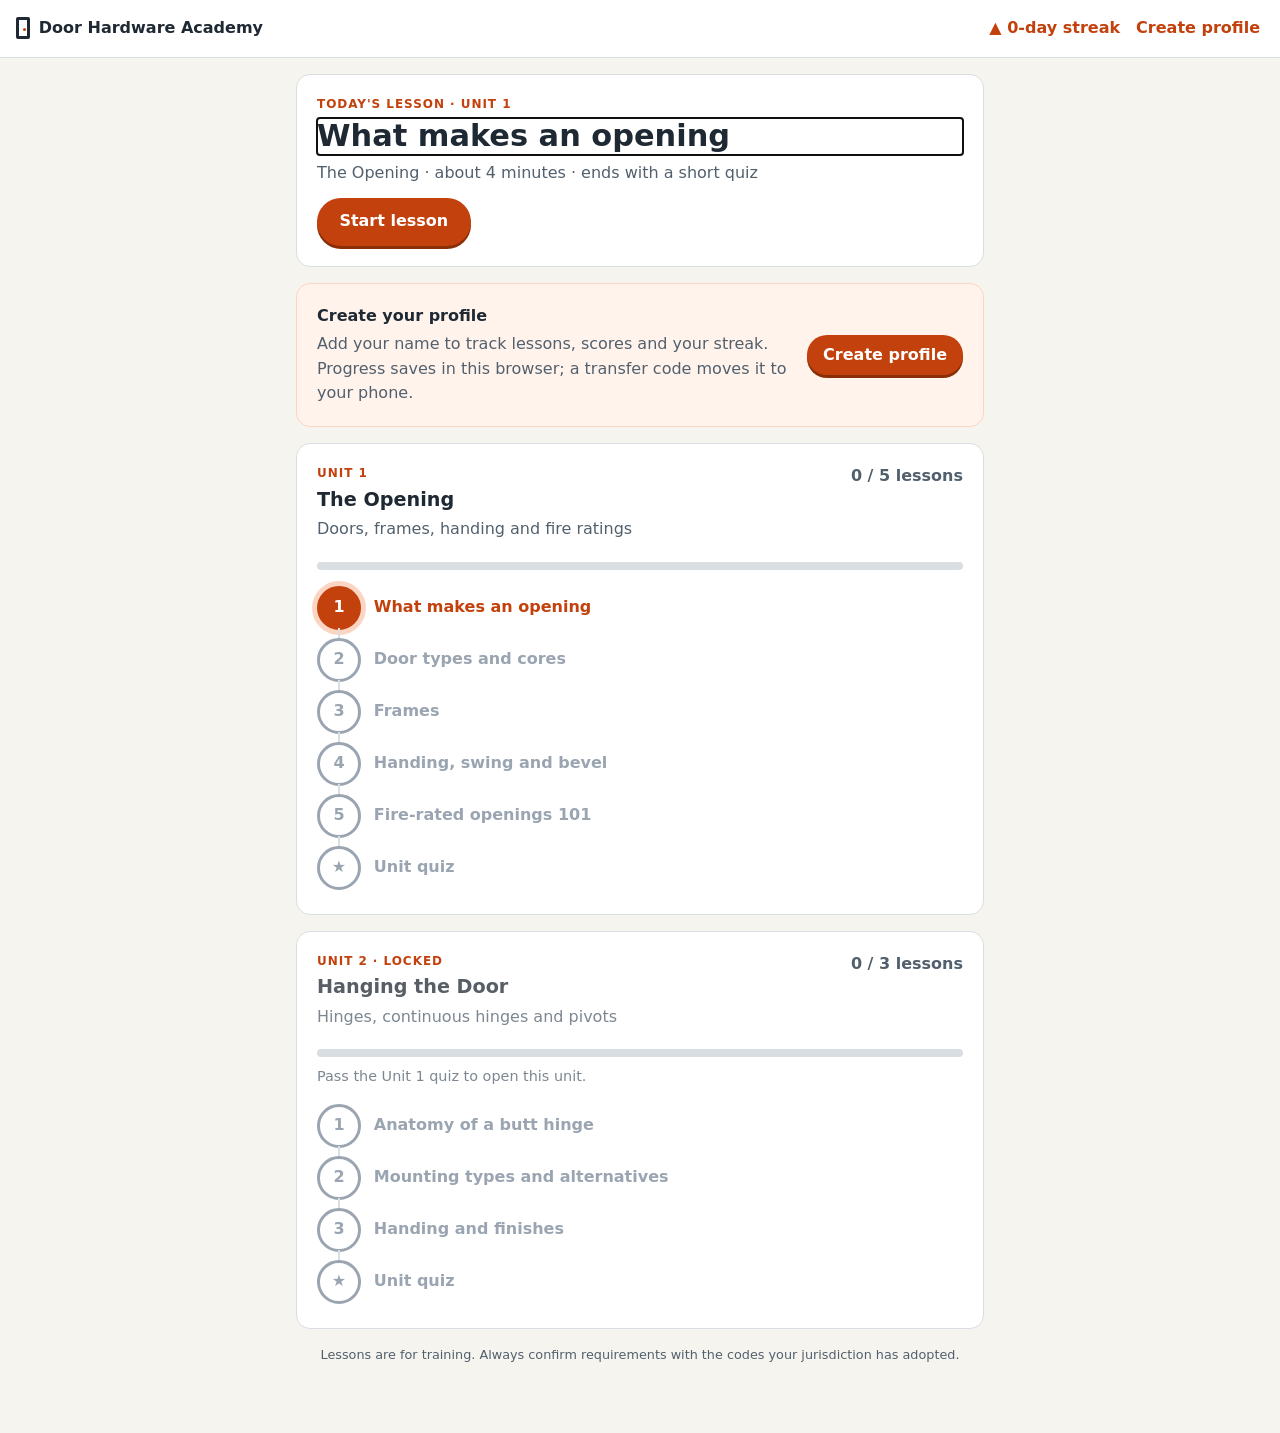
<file: docs/index.html>
<!doctype html>
<html lang="en">
<head>
  <meta charset="utf-8">
  <meta name="viewport" content="width=device-width, initial-scale=1, viewport-fit=cover">
  <meta name="theme-color" content="#ffffff" media="(prefers-color-scheme: light)">
  <meta name="theme-color" content="#1b2026" media="(prefers-color-scheme: dark)">
  <meta name="apple-mobile-web-app-capable" content="yes">
  <meta name="apple-mobile-web-app-title" content="Door Academy">
  <meta name="description" content="Daily bite-sized lessons on architectural door hardware.">
  <title>Door Hardware Academy</title>
  <link rel="icon" href="[data-uri]" type="image/svg+xml">
  <!-- Generated by scripts/build_site.py from content/*.yaml. Edit those, not this file. -->
  <style>
/* Door Hardware Academy. Phone-first: one column, large touch targets,
   primary actions pinned to the bottom of the screen on lesson and quiz pages. */
:root {
  --ink: #1f2933;
  --muted: #52606d;
  --line: #d9dee3;
  --paper: #f6f4ef;
  --card: #ffffff;
  --figure: #fbfaf7;          /* diagrams are drawn for a light ground in both themes */
  --accent: #c2410c;          /* safety orange, matches the diagrams */
  --accent-press: #8a2e08;
  --accent-soft: #fff3ec;
  --ring: #fbd5c2;
  --accent-ink: #ffffff;
  --done: #0b6e4f;
  --locked: #9aa5b1;
  --flash: #fff4e5;
  --flash-line: #f5c07a;
  --error: #b42318;
  --error-soft: #fdecea;
  --radius: 14px;
  --gutter-l: max(16px, env(safe-area-inset-left, 0px));
  --gutter-r: max(16px, env(safe-area-inset-right, 0px));
  font-family: system-ui, -apple-system, "Segoe UI", Roboto, sans-serif;
  color: var(--ink);
  background: var(--paper);
  -webkit-text-size-adjust: 100%;
}
@media (prefers-color-scheme: dark) {
  :root {
    --ink: #e7ebee;
    --muted: #a3adb7;
    --line: #353e47;
    --paper: #14181c;
    --card: #1e242a;
    --accent: #ea6a2e;
    --accent-press: #9a3a12;
    --accent-soft: #3a2418;
    --ring: #5a2c16;
    --done: #2fa37a;
    --locked: #5f6b76;
    --flash: #3a2c16;
    --flash-line: #7a5a26;
    --error: #ff8a7a;
    --error-soft: #3b1d1a;
    color-scheme: dark;
  }
}
* { box-sizing: border-box; }
body { margin: 0; line-height: 1.55; background: var(--paper); color: var(--ink); }
h1, h2 { line-height: 1.2; margin: 0 0 .4rem; text-wrap: balance; }
h1 { font-size: clamp(1.4rem, 5vw, 1.9rem); }
h2 { font-size: 1.2rem; }
a { color: var(--accent); }
p { margin: 0 0 .75rem; }

/* Top bar */
.topbar {
  position: sticky; top: 0; z-index: 10;
  display: flex; align-items: center; gap: .75rem;
  min-height: 56px;
  padding: calc(.5rem + env(safe-area-inset-top, 0px)) var(--gutter-r) .5rem var(--gutter-l);
  background: var(--card); border-bottom: 1px solid var(--line);
}
.brand { font-weight: 700; color: var(--ink); text-decoration: none; display: flex; align-items: center; gap: .55rem; min-width: 0; }
.brand-text { white-space: nowrap; overflow: hidden; text-overflow: ellipsis; }
.brand-mark { flex: none; width: 14px; height: 22px; border: 3px solid var(--ink); border-radius: 2px; position: relative; }
.brand-mark::after { content: ""; position: absolute; right: 1px; top: 8px; width: 3px; height: 3px; background: var(--accent); border-radius: 50%; }
.topbar-right { margin-left: auto; display: flex; align-items: center; gap: .75rem; flex: none; }
.streak { font-weight: 700; color: var(--accent); white-space: nowrap; font-variant-numeric: tabular-nums; }
.signin { font-weight: 700; text-decoration: none; padding: .5rem .25rem; }
.avatar {
  display: grid; place-items: center; width: 38px; height: 38px; border-radius: 50%;
  background: var(--done); color: #fff; font-weight: 700; text-decoration: none; flex: none;
}
.avatar.big { width: 64px; height: 64px; font-size: 1.6rem; }

/* Focus mode (lesson cards and quizzes): close button + progress */
.focus .topbar { gap: .9rem; }
.close {
  display: grid; place-items: center; width: 44px; height: 44px; margin-left: -10px; flex: none;
  color: var(--muted); text-decoration: none; font-size: 1.3rem; border-radius: 50%;
}
.progress { flex: 1; height: 12px; background: var(--line); border-radius: 999px; overflow: hidden; }
.progress span { display: block; height: 100%; background: var(--done); border-radius: 999px; transition: width .3s; }
.step { font-weight: 700; color: var(--muted); font-variant-numeric: tabular-nums; white-space: nowrap; }
.topbar-title { flex: 1; font-weight: 700; }

/* Page body */
.wrap {
  max-width: 720px; margin: 0 auto;
  padding-block: 1rem 2.5rem;
  padding-left: var(--gutter-l); padding-right: var(--gutter-r);
  display: grid; gap: 1rem;
}
.focus .wrap { padding-bottom: calc(6rem + env(safe-area-inset-bottom, 0px)); }
.wrap > * { min-width: 0; }
.eyebrow { text-transform: uppercase; letter-spacing: .08em; font-size: .75rem; font-weight: 700; color: var(--accent); margin: 0 0 .3rem; }
.muted { color: var(--muted); }
.small-note { font-size: .9rem; margin: .5rem 0 0; }
.sr { position: absolute; width: 1px; height: 1px; overflow: hidden; clip: rect(0 0 0 0); white-space: nowrap; }
.flash { background: var(--flash); border: 1px solid var(--flash-line); padding: .7rem .9rem; border-radius: 10px; margin: 0; }

/* Buttons: at least 48px tall for thumbs */
.btn {
  display: inline-flex; align-items: center; justify-content: center; min-height: 48px;
  background: var(--accent); color: var(--accent-ink); border: 0; cursor: pointer;
  padding: .7rem 1.4rem; border-radius: 999px; font: inherit; font-weight: 700; text-decoration: none;
  box-shadow: 0 3px 0 var(--accent-press); -webkit-tap-highlight-color: transparent;
}
.btn:active { transform: translateY(2px); box-shadow: 0 1px 0 var(--accent-press); }
.btn.ghost { background: transparent; color: var(--ink); box-shadow: inset 0 0 0 2px var(--line); }
.btn.small { min-height: 40px; padding: .45rem 1rem; }
.btn.wide { width: 100%; }
.btn:focus-visible, a:focus-visible, button:focus-visible, select:focus-visible, input:focus-visible,
.option input:focus-visible + span, summary:focus-visible { outline: 3px solid #f59e0b; outline-offset: 2px; }
.link { font-weight: 700; }

/* Cards and panels */
.today, .segment, .card, .score, .panel, .save-nudge {
  background: var(--card); border: 1px solid var(--line); border-radius: var(--radius); padding: 1.25rem;
}
.segment-head { display: flex; justify-content: space-between; gap: 1rem; align-items: start; }
.segment.is-locked h2, .segment.is-locked .muted { opacity: .75; }
.count { font-weight: 600; color: var(--muted); margin: 0; white-space: nowrap; font-variant-numeric: tabular-nums; }
.meter { height: 8px; background: var(--line); border-radius: 999px; overflow: hidden; margin-top: .5rem; }
.meter span { display: block; height: 100%; background: var(--done); }

.save-nudge { display: flex; gap: 1rem; align-items: center; justify-content: space-between; border-color: var(--ring); background: var(--accent-soft); }
.save-nudge p { margin: .2rem 0 0; color: var(--muted); }
.save-actions { display: flex; align-items: center; gap: 1rem; flex: none; }

/* Lesson path */
.path { list-style: none; margin: .75rem 0 0; padding: 0; }
.node { display: flex; align-items: center; gap: .8rem; min-height: 52px; position: relative; }
.node:not(:last-child)::after { content: ""; position: absolute; left: 21px; top: 46px; width: 2px; height: calc(100% - 40px); background: var(--line); }
.dot {
  width: 44px; height: 44px; flex: none; border-radius: 50%; display: grid; place-items: center;
  font-weight: 700; background: var(--card); border: 3px solid var(--locked); color: var(--locked);
}
.node.done .dot { background: var(--done); border-color: var(--done); color: #fff; }
.node.next .dot { background: var(--accent); border-color: var(--accent); color: #fff; box-shadow: 0 0 0 5px var(--ring); }
.node-title { font-weight: 600; flex: 1; padding-block: .6rem; }
a.node-title { color: var(--ink); text-decoration: none; }
.node.next a.node-title { color: var(--accent); }
.node.locked .node-title { color: var(--locked); }
.best { font-size: .85rem; color: var(--muted); white-space: nowrap; }

/* Lesson card */
.card figure { margin: .5rem 0 1rem; background: var(--figure); border: 1px solid var(--line); border-radius: 10px; padding: .6rem; }
.card img { width: 100%; height: auto; display: block; }
.card figcaption { font-size: .8rem; color: #52606d; margin-top: .35rem; text-align: center; }
@media (min-width: 641px) { .card figcaption { display: none; } }
.card .body { font-size: 1.08rem; margin: 0; max-width: 65ch; }

/* Bottom action bar: pinned on phones, inline on wider screens */
.action-bar { display: flex; justify-content: space-between; gap: .75rem; }
.action-bar .btn { flex: 1; }
@media (max-width: 640px) {
  .action-bar {
    position: fixed; left: 0; right: 0; bottom: 0; z-index: 10;
    padding: .75rem var(--gutter-r) calc(.75rem + env(safe-area-inset-bottom, 0px)) var(--gutter-l);
    background: var(--card); border-top: 1px solid var(--line);
  }
}
@media (min-width: 641px) {
  .action-bar .btn { flex: 0 1 auto; min-width: 9rem; }
  .quiz-form .action-bar { justify-content: flex-start; }
  .quiz-form .action-bar .btn.wide { width: auto; }
}

/* Quiz */
.quiz-form { display: grid; gap: 1rem; }
.question { background: var(--card); border: 1px solid var(--line); border-radius: var(--radius); padding: 1rem; margin: 0; min-width: 0; }
.question legend { font-weight: 600; padding: 0; margin-bottom: .5rem; display: flex; gap: .6rem; float: left; width: 100%; }
.question legend + * { clear: both; }
.qnum { flex: none; width: 1.7rem; height: 1.7rem; border-radius: 50%; background: var(--ink); color: var(--card); display: grid; place-items: center; font-size: .85rem; }
.option { display: block; margin-top: .5rem; cursor: pointer; position: relative; -webkit-tap-highlight-color: transparent; }
.option input { position: absolute; opacity: 0; inset: 0; margin: 0; }
.option span { display: flex; align-items: center; min-height: 52px; padding: .65rem .9rem; border: 2px solid var(--line); border-radius: 12px; border-bottom-width: 4px; }
.option input:checked + span { border-color: var(--accent); background: var(--accent-soft); font-weight: 600; }

/* Results */
.score.pass { border-color: var(--done); box-shadow: inset 6px 0 0 var(--done); }
.score.fail { border-color: var(--accent); box-shadow: inset 6px 0 0 var(--accent); }
.score p:last-child { margin-bottom: 0; }
.review { padding-left: 1.2rem; margin: 0; display: grid; gap: 1rem; }
.review li { padding-left: .3rem; }
.review li.right::marker { color: var(--done); }
.review li.wrong::marker { color: var(--accent); }
.review p { margin: .2rem 0; }
.review .q { font-weight: 600; }

/* Forms */
.auth { max-width: 460px; width: 100%; justify-self: center; }
.form { display: grid; gap: .35rem; margin-top: .5rem; }
.form label { font-weight: 600; margin-top: .6rem; }
.form input, .form select {
  font: inherit; font-size: 16px; /* 16px stops iOS zooming into fields */
  min-height: 48px; padding: .6rem .8rem; border: 2px solid var(--line); border-radius: 10px;
  background: var(--card); color: var(--ink); width: 100%;
}
.form input:focus, .form select:focus { border-color: var(--accent); outline: none; }
.form .btn { margin-top: 1rem; }
.hint { font-size: .85rem; color: var(--muted); margin: 0; }
.optional { font-weight: 400; color: var(--muted); }
.form-errors { background: var(--error-soft); border: 1px solid var(--error); color: var(--ink); border-radius: 10px; padding: .6rem .9rem; }
.form-errors p { margin: .2rem 0; }
.switch { margin: 1rem 0 0; text-align: center; }

/* Profile */
.profile-head { display: flex; align-items: center; gap: 1rem; }
.profile-head h1 { margin: 0; }
.profile-head p { margin: .2rem 0 0; }
.stats { display: grid; grid-template-columns: repeat(4, 1fr); gap: .75rem; }
.stat { background: var(--card); border: 1px solid var(--line); border-radius: var(--radius); padding: .9rem; display: grid; gap: .1rem; }
.stat .num { font-size: 1.6rem; font-weight: 800; font-variant-numeric: tabular-nums; line-height: 1.1; }
.stat .num small { font-size: .9rem; color: var(--muted); font-weight: 600; }
.stat .label { font-size: .8rem; color: var(--muted); text-transform: uppercase; letter-spacing: .06em; }
.unit-list { list-style: none; padding: 0; margin: .5rem 0 0; display: grid; gap: 1rem; }
.unit-row { display: flex; justify-content: space-between; gap: .75rem; flex-wrap: wrap; }
.unit-status { color: var(--muted); font-size: .9rem; }
details.panel summary { font-weight: 700; cursor: pointer; min-height: 32px; }
.signout { justify-self: start; }

@media (max-width: 640px) {
  .stats { grid-template-columns: repeat(2, 1fr); }
  .save-nudge { flex-direction: column; align-items: stretch; }
  .save-actions { justify-content: space-between; }
  .btn.block-sm { width: 100%; }
}
@media (max-width: 420px) {
  .segment-head { flex-direction: column; gap: .2rem; }
  .streak-word { display: none; }
  .brand { font-size: .95rem; }
}
@media (prefers-reduced-motion: reduce) {
  * { transition: none !important; }
}

/* Static-site additions */
.brand { background: none; border: 0; padding: 0; font: inherit; font-weight: 700; cursor: pointer; text-align: left; }
.avatar { border: 0; cursor: pointer; font: inherit; font-weight: 700; }
.node-title.btnlike { background: none; border: 0; font: inherit; font-weight: 600; text-align: left; cursor: pointer; color: var(--ink); padding-inline: 0; }
.node.next .node-title.btnlike { color: var(--accent); }
.transfer textarea { font: 13px/1.4 ui-monospace, Menlo, Consolas, monospace; min-height: 96px; padding: .6rem .8rem; border: 2px solid var(--line); border-radius: 10px; background: var(--card); color: var(--ink); width: 100%; resize: vertical; }
.row-actions { display: flex; gap: .75rem; flex-wrap: wrap; margin-top: .75rem; }
.confirm { border: 1px solid var(--error); background: var(--error-soft); border-radius: 10px; padding: .75rem .9rem; margin-top: .75rem; }
.note { font-size: .85rem; color: var(--muted); margin: .4rem 0 0; }
.footer { text-align: center; font-size: .8rem; color: var(--muted); padding: 0 0 1rem; }
  </style>
</head>
<body>
  <header class="topbar" id="topbar"></header>
  <main class="wrap" id="app" aria-live="polite"></main>
  <script>
const COURSE = [{"id":"opening","title":"The Opening","subtitle":"Doors, frames, handing and fire ratings","pass_mark":0.7,"segment_quiz_size":10,"lessons":[{"id":"opening-parts","title":"What makes an opening","minutes":4,"cards":[{"title":"Think in openings","body":"Hardware people don't talk about doors, they talk about **openings**. An opening is the **door**, the **frame**, the **hardware** and the **wall** it sits in, all working together. Each opening gets a number on the plans, such as 104A, and its own row on the door schedule.","image":"[data-uri]","alt":"Elevation of a single door and a pair of doors with the frame head, jambs, active leaf, inactive leaf, hinges, lock and threshold labeled"},{"title":"Singles and pairs","body":"A **single** has one door leaf. A **pair** has two. On a pair, the **active leaf** carries the lock or exit device and opens first. The **inactive leaf** is held shut by flush bolts and opens only when you need the full width, such as for moving equipment. Hospitals often use an **unequal pair**: one wide leaf for people and a narrow leaf that opens for beds.","image":null,"alt":""},{"title":"Push side and pull side","body":"The **pull side** is the side the door swings toward. You can see the hinge knuckles from there. The **push side** is the side the door swings away from, where the frame stop is visible. Much of the hardware you will learn about is placed by side, so this distinction comes up constantly.","image":null,"alt":""},{"title":"Sizes in shorthand","body":"Door sizes are written as four digits: **3070** means 3'-0\" wide by 7'-0\" high, and **3080** is 3'-0\" × 8'-0\". A pair called **6070** is two 3'-0\" leaves. Commercial doors are almost always **1-3/4\"** thick; residential interior doors are usually 1-3/8\".","image":null,"alt":""},{"title":"Reading a door schedule","body":"A door schedule row lists the **opening number**, **size**, **door type and material**, **frame type**, **fire rating** and **hardware set**. For example: \"104A · 3070 × 1-3/4\" · flush wood · hollow metal frame · 20 min · set 04\". The hardware set number points to the list of hardware for that opening.","image":null,"alt":""}],"quiz":[{"id":"op-1","prompt":"On a pair of doors, which leaf carries the lock or exit device and opens first?","options":["The inactive leaf","The active leaf","The astragal leaf","Either leaf"],"answer":1,"explain":"The active leaf is the one people use every day; the inactive leaf is bolted shut until needed."},{"id":"op-2","prompt":"What size is a door listed as 3070?","options":["3'-0\" wide × 7'-0\" high","30\" wide × 70\" high","7'-0\" wide × 3'-0\" high","3'-7\" wide × 7'-0\" high"],"answer":0,"explain":"The first two digits are feet and inches of width, the last two are feet and inches of height."},{"id":"op-3","prompt":"What is the standard thickness of a commercial door?","options":["1-3/8\"","1-1/2\"","1-3/4\"","2-1/4\""],"answer":2,"explain":"Commercial doors are 1-3/4\" thick; 1-3/8\" is typical of residential interior doors."},{"id":"op-4","prompt":"From which side of a door can you see the hinge knuckles?","options":["The push side","The pull side","Both sides equally","Neither side"],"answer":1,"explain":"The knuckles sit on the side the door swings toward, the pull side."}]},{"id":"door-types","title":"Door types and cores","minutes":5,"cards":[{"title":"Four common door types","body":"**Hollow metal** doors have steel faces over a core and show up at stairs, back-of-house rooms and many fire-rated openings. **Flush wood** doors have veneer or laminate faces and suit offices, patient rooms and hotels. **Aluminum stile-and-rail** doors frame large glass panels at storefront entrances. **FRP** (fiberglass-reinforced plastic) doors resist moisture and chemicals in pools, kitchens and labs.","image":null,"alt":""},{"title":"Hollow metal door levels","body":"The Steel Door Institute groups steel doors into four levels by face thickness. **Level 1** (20 gauge) is light commercial, **Level 2** (18 gauge) is heavy duty, **Level 3** (16 gauge) is extra heavy duty and **Level 4** (14 gauge) is maximum duty. A **lower gauge number means thicker steel**, so a 16-gauge door is tougher than an 18-gauge door.","image":null,"alt":""},{"title":"Inside a wood door","body":"**Particleboard** cores are the everyday choice and come non-rated or rated 20 or 45 minutes. **Structural composite lumber (SCL)** is stronger and more durable. **Staved lumber** uses glued wood blocks and is less common now. **Mineral** cores are used for 45-, 60- and 90-minute wood fire doors, but they hold screws poorly, so the door needs **wood blocking** where hardware mounts.","image":"[data-uri]","alt":"Cutaway sections of particleboard, structural composite lumber, staved lumber and mineral wood door cores"},{"title":"Storefront doors","body":"Aluminum entrance doors are named by stile width: **narrow** (about 2\"), **medium** (about 3-1/2\") and **wide** (about 5\"). Narrow stiles leave little room for hardware, so they need narrow-stile exit devices and short backset locks. Kawneer's 190, 350 and 500 doors are common examples.","image":null,"alt":""},{"title":"Choosing the door","body":"Start with the room. A stair door needs a fire rating and durability, so it is usually **hollow metal**. An office or patient room usually gets **flush wood** for its finish. A main entrance with glass uses **aluminum stile-and-rail**, and a pool or wash-down area gets **FRP**.","image":null,"alt":""}],"quiz":[{"id":"dt-1","prompt":"Which steel door face is thicker, 16 gauge or 18 gauge?","options":["16 gauge","18 gauge","They are the same","It depends on the core"],"answer":0,"explain":"Gauge numbers run backwards; the lower number is thicker steel."},{"id":"dt-2","prompt":"Which wood door core is used for 60- and 90-minute fire ratings?","options":["Particleboard","Staved lumber","Mineral","Honeycomb"],"answer":2,"explain":"Mineral cores provide 45-, 60- and 90-minute ratings in wood doors."},{"id":"dt-3","prompt":"Why does a mineral-core door need wood blocking?","options":["To add a fire rating","Because mineral cores hold screws poorly","To make the door lighter","To reduce sound transmission"],"answer":1,"explain":"Blocking gives hinge, lock and closer screws something solid to bite into."},{"id":"dt-4","prompt":"Which door type fits a natatorium (indoor pool) best?","options":["Flush wood","Level 1 hollow metal","FRP","Narrow-stile aluminum"],"answer":2,"explain":"FRP doors stand up to constant moisture and pool chemicals."}]},{"id":"frames","title":"Frames","minutes":5,"cards":[{"title":"Frame anatomy","body":"A frame has a **head** across the top and two **jambs** at the sides. In section, each jamb has a **face**, a **stop** the door closes against, a **rabbet** where the door sits, a flat **soffit** and **returns** that wrap the wall. The **throat** is the opening between the returns, sized to the wall.","image":"[data-uri]","alt":"Section through a double-rabbet hollow metal frame jamb showing face, stop, rabbets, soffit, return and throat"},{"title":"Single rabbet, double rabbet, cased opening","body":"Most hollow metal frames are **double rabbet**: a stop in the middle with a rabbet on each side, so the frame works with the door on either face of the wall. A **single rabbet** frame has one rabbet. A **cased opening** has no stop at all and frames a passage without a door.","image":null,"alt":""},{"title":"Welded vs. knock-down","body":"**Welded** frames arrive in one piece and are set before the wall is built. They are the most rigid choice, typical for masonry and high-traffic openings. **Knock-down** frames ship in pieces and can slip over finished drywall, which is faster, especially in renovations, but less rigid.","image":null,"alt":""},{"title":"Anchoring the frame","body":"Frames are tied to the wall with **anchors** matched to it: masonry anchors set in block or brick, **stud anchors** for metal or wood studs, and **existing wall anchors** that bolt through into finished walls. **Base anchors** fasten the jambs to the floor. A loose frame lets the door sag and the latch miss the strike.","image":null,"alt":""},{"title":"Matching frame to door","body":"Frame steel should be at least as heavy as the door calls for: SDI pairs Level 1 doors with 18-gauge frames, Level 2 with 16-gauge and Levels 3 and 4 with 14-gauge. Fire-rated openings need a **labeled frame** too, not just a labeled door.","image":null,"alt":""}],"quiz":[{"id":"fr-1","prompt":"What part of the frame does the door close against?","options":["The soffit","The return","The stop","The throat"],"answer":2,"explain":"The stop is the raised strip the door leaf closes against."},{"id":"fr-2","prompt":"A renovation adds a door to an existing, finished drywall wall. Which frame is usually easiest?","options":["Welded frame","Knock-down drywall frame","Cased opening","Masonry frame"],"answer":1,"explain":"Knock-down frames slip over finished drywall without rebuilding the wall."},{"id":"fr-3","prompt":"Which frame has a stop with a rabbet on each side?","options":["Single rabbet","Double rabbet","Cased opening","Borrowed light"],"answer":1,"explain":"Double-rabbet frames are the most common hollow metal frame profile."},{"id":"fr-4","prompt":"What frame gauge does SDI pair with a Level 3 (16-gauge) door?","options":["20 gauge","18 gauge","16 gauge","14 gauge"],"answer":3,"explain":"Level 3 and Level 4 doors call for 14-gauge frames."}]},{"id":"handing-bevel","title":"Handing, swing and bevel","minutes":4,"cards":[{"title":"Find the hand","body":"Stand on the **outside**, the keyed or secure side. Hinges on your left and the door swinging away from you: **left hand (LH)**. Hinges on the right: **right hand (RH)**. If the door swings toward you, add \"reverse\": **LHR** or **RHR**.","image":"[data-uri]","alt":"Four plan views showing left hand, right hand, left hand reverse and right hand reverse doors"},{"title":"Which way should it swing?","body":"Exit doors generally swing **in the direction of egress**, and codes require it once a room serves enough people or a hazardous use. That is why most exterior exit doors swing out. An out-swinging door exposes its hinge pins on the outside, so it gets **non-removable pin (NRP)** hinges.","image":null,"alt":""},{"title":"The bevel","body":"The lock edge of most doors is cut at a slight angle, **1/8\" in 2\"**, called the **bevel**. Without it, the leading corner would hit the frame as the door swings. The bevel also tells you which way the latch bolt must face.","image":"[data-uri]","alt":"Plan view of a door edge beveled 1/8 inch in 2 inches clearing the frame as it swings"},{"title":"Reverse bevel","body":"A door that swings toward you from the secure side is **reverse bevel**, written LHR or RHR (some catalogs say LHRB or RHRB). Locks and exit devices must match the bevel, so many are ordered by hand or can be reversed in the field.","image":null,"alt":""},{"title":"Handing a pair","body":"A pair is handed by its **active leaf**. If the active leaf on your right swings toward you from the secure side, the pair is **RHR active**. Get the active leaf right, because it carries the lock or exit device.","image":null,"alt":""}],"quiz":[{"id":"hb-1","prompt":"From the secure side, the hinges are on your left and the door swings toward you. What is the hand?","options":["LH","RH","LHR","RHR"],"answer":2,"explain":"Hinges left plus swinging toward you is left hand reverse."},{"id":"hb-2","prompt":"How much is a standard door edge beveled?","options":["1/16\" in 2\"","1/8\" in 2\"","1/4\" in 2\"","1/2\" in 2\""],"answer":1,"explain":"The standard bevel is 1/8\" in 2\", so the lock edge clears the frame."},{"id":"hb-3","prompt":"An exterior exit door swings out. Which hinge option keeps someone outside from pulling the pins?","options":["Swing-clear","Spring hinge","NRP (non-removable pin)","Electric hinge"],"answer":2,"explain":"Non-removable pins stop the door being lifted off from the outside."},{"id":"hb-4","prompt":"How is a pair of doors handed?","options":["By the inactive leaf","By the active leaf","By the wider leaf","Pairs have no hand"],"answer":1,"explain":"The pair takes the hand of its active leaf, the one with the lock or device."}]},{"id":"fire-rated","title":"Fire-rated openings 101","minutes":6,"cards":[{"title":"Why fire doors exist","body":"Fire-rated walls split a building into **compartments** that hold back fire and smoke. A door in that wall must hold back fire too, so it is a **fire door assembly**: the door, frame, hardware and any glass are all listed for the rating. **NFPA 80** sets how fire doors are installed, inspected and maintained.","image":null,"alt":""},{"title":"Which rating goes where","body":"Ratings are in minutes or hours. Typical pairings: **3-hour** doors in fire walls that separate buildings, **90-minute** doors in 2-hour walls around stairs and shafts, **60-minute** doors in 1-hour stair and shaft enclosures, **45-minute** doors in other 1-hour walls, and **20-minute** doors in 1-hour corridor walls, where smoke is the main concern. Codes set the exact rating; this is the pattern.","image":null,"alt":""},{"title":"Reading the labels","body":"Every fire door and frame carries a **label** from a testing agency. The door label is usually on the **hinge edge between the top and middle hinges**; the frame label is in the **rabbet**, also between the top and middle hinges. An **\"S\"** after the rating means the door is also tested for smoke and draft control.","image":"[data-uri]","alt":"A door edge and frame rabbet showing fire labels between the top and middle hinges"},{"title":"The three must-haves","body":"A fire door must be **self-closing** (or close automatically on alarm), **positively latching** so fire pressure can't push it open, and fitted with **listed hardware**. Exit devices on fire doors must be **fire exit hardware**. Wedges, kick-down holders and disabled closers are violations.","image":null,"alt":""},{"title":"Gaps, glass and inspection","body":"NFPA 80 limits the gaps: about **1/8\"** at the head, jambs and between the leaves of a hollow metal pair, and **3/4\"** maximum at the bottom. Glass must be fire-rated and within the listing. Stair doors may need a **temperature-rise** rating (450°F) so the stair stays survivable. Fire doors must be **inspected and tested every year**.","image":null,"alt":""}],"quiz":[{"id":"fd-1","prompt":"Which three things must every swinging fire door have?","options":["Self-closing, positive latching, listed hardware","A kick plate, a vision panel, a closer","A deadbolt, a closer, a threshold","Panic hardware, a door stop, gasketing"],"answer":0,"explain":"Self-closing, positive latching and listed hardware keep the door shut and in place in a fire."},{"id":"fd-2","prompt":"Where is the label usually found on a fire-rated door?","options":["On the push-side face at eye level","On the hinge edge between the top and middle hinges","On the bottom edge","Inside the lock pocket"],"answer":1,"explain":"Door labels normally sit on the hinge edge between the top and middle hinges."},{"id":"fd-3","prompt":"What is the maximum gap under a typical swinging fire door?","options":["1/4\"","1/2\"","3/4\"","1\""],"answer":2,"explain":"NFPA 80 allows up to 3/4\" at the bottom for most swinging fire doors."},{"id":"fd-4","prompt":"What does an \"S\" after a fire door's rating mean?","options":["It is steel","It is rated for smoke and draft control","It is for stairwells only","It has a sprinkler exemption"],"answer":1,"explain":"The S label means the assembly was also tested for smoke and draft leakage."}]}],"segment_quiz":[{"id":"u1-1","prompt":"An office corridor has 1-hour walls. What fire rating does a typical door in that corridor wall need?","options":["20 minutes","45 minutes","90 minutes","3 hours"],"answer":0,"explain":"Corridor walls usually take 20-minute doors, where smoke control is the main concern."},{"id":"u1-2","prompt":"A stair in a six-story building has 2-hour walls. What door rating do you expect?","options":["20 minutes","45 minutes","90 minutes","No rating"],"answer":2,"explain":"Doors in 2-hour stair and shaft walls are typically 90-minute (1-1/2 hour) doors."},{"id":"u1-3","prompt":"A fire door at a back-of-house corridor is propped open with a wooden wedge and has a 1\" gap at the floor. How many problems is that?","options":["None","One","Two","Three"],"answer":2,"explain":"The wedge stops it self-closing, and a 1\" gap exceeds the 3/4\" bottom limit."},{"id":"u1-4","prompt":"Standing outside a building, the hinges of an exit door are on your right and it swings toward you. What is the hand, and what hinge option does it need?","options":["RH with spring hinges","RHR with NRP hinges","LHR with NRP hinges","RH with swing-clear hinges"],"answer":1,"explain":"Hinges right plus swinging toward you is RHR, and exposed pins call for NRP hinges."},{"id":"u1-5","prompt":"A busy school stair door gets slammed by carts all day. Which door and frame combination fits best?","options":["Level 1 (20 ga) door in an 18 ga frame","Level 3 (16 ga) door in a 14 ga frame","Particleboard wood door in a knock-down frame","Narrow-stile aluminum door"],"answer":1,"explain":"Heavy abuse calls for an extra-heavy-duty door in a 14-gauge welded frame."},{"id":"u1-6","prompt":"A 45-minute wood door gets a new closer, but the screws keep pulling out of the core. What was missed?","options":["The door needed a smoke label","The mineral core needed wood blocking at the closer","The frame was the wrong gauge","The bevel was cut the wrong way"],"answer":1,"explain":"Mineral cores hold screws poorly; hardware locations need blocking."}]},{"id":"hinges","title":"Hanging the Door","subtitle":"Hinges, continuous hinges and pivots","pass_mark":0.7,"segment_quiz_size":8,"lessons":[{"id":"hinge-anatomy","title":"Anatomy of a butt hinge","minutes":4,"cards":[{"title":"The parts","body":"A butt hinge is two flat **leaves** joined by interlocking **knuckles**. A **pin** runs through the knuckles to form the **barrel**, and **tips** cap each end of the barrel. One leaf screws to the door edge, the other to the frame.","image":"[data-uri]","alt":"A butt hinge with its leaves, knuckles, pin and tips labeled"},{"title":"Reading the size","body":"Hinge sizes are written **height × width**. In a 4-1/2\" × 4-1/2\" hinge, the first number is the length along the barrel; the second is the width across both leaves when opened flat. A 1-3/4\" commercial door up to 36\" wide typically takes 4-1/2\" hinges; wider doors step up to 5\".","image":"[data-uri]","alt":"Hinge height measured along the barrel and width measured across both open leaves"},{"title":"Knuckles and bearings","body":"Most commercial template hinges are **five-knuckle**. Bearings sit between the knuckles to carry the door's weight. **Ball-bearing** hinges are the norm on heavy or frequently used doors and on any door with a closer; **plain-bearing** hinges suit light, low-traffic doors.","image":null,"alt":""},{"title":"Standard vs. heavy weight","body":"Leaf thickness (gauge) sets the hinge's weight class. **Standard weight** covers most interior doors; **heavy weight** leaves are thicker for heavy doors and high-frequency openings such as school corridors.","image":null,"alt":""}],"quiz":[{"id":"ha-1","prompt":"In a hinge sized 4-1/2\" × 4-1/2\", what does the first number measure?","options":["The height along the barrel","The width of one leaf","The pin diameter","The door thickness it fits"],"answer":0,"explain":"Hinge sizes are height first, then the open width across both leaves."},{"id":"ha-2","prompt":"Which part runs through the knuckles to join the two leaves?","options":["The tip","The pin","The swage","The bearing"],"answer":1,"explain":"The pin passes through every knuckle; together they form the barrel."},{"id":"ha-3","prompt":"A heavy classroom door gets a closer. Which hinge bearing should it use?","options":["Plain bearing","No bearing","Ball bearing","Any — bearings are cosmetic"],"answer":2,"explain":"Doors with closers should hang on ball-bearing (anti-friction) hinges."},{"id":"ha-4","prompt":"When would you choose heavy-weight hinges over standard weight?","options":["On a light closet door","On a heavy, high-traffic door","Only on residential doors","Whenever the finish is stainless steel"],"answer":1,"explain":"Thicker heavy-weight leaves stand up to heavy doors and frequent use."}]},{"id":"hinge-types","title":"Mounting types and alternatives","minutes":5,"cards":[{"title":"Four mounting types","body":"ANSI/BHMA A156.1 groups butt hinges by how each leaf attaches. **Full mortise**: both leaves are cut into the door edge and frame — the most common commercial hinge. **Half mortise**: mortised into the door edge, surface-mounted on the frame. **Half surface**: mortised into the frame, surface-mounted on the door face. **Full surface**: both leaves on the surface.","image":"[data-uri]","alt":"Plan views of full mortise, half mortise, half surface and full surface hinges"},{"title":"How many hinges?","body":"The usual rule is one hinge per 30\" of door height, or fraction of it: **2** hinges up to 60\", **3** from 60\" to 90\", and **4** from 90\" to 120\". A standard 7'-0\" door therefore gets three.","image":"[data-uri]","alt":"Three door elevations showing two, three and four hinges by door height"},{"title":"Continuous hinges and pivots","body":"A **continuous hinge** runs the full height of the door, spreading the load along the edge. Geared aluminum and pin-and-barrel stainless types are common on abusive, high-traffic openings. **Pivots** carry the door at the top and bottom instead of the edge — center-hung or offset — and are often paired with floor closers.","image":null,"alt":""},{"title":"Special-purpose hinges","body":"**Spring hinges** close the door on their own (ANSI/BHMA A156.17). **Electric hinges** carry wires across the joint to power locks in the door. **Swing-clear hinges** let the door swing fully out of the opening for wheelchair and bed clearance. **NRP** (non-removable pin) hinges stop someone pulling the pins on an out-swinging exterior door.","image":null,"alt":""}],"quiz":[{"id":"ht-1","prompt":"Which mounting type has both leaves cut into the door edge and frame?","options":["Full surface","Half surface","Full mortise","Half mortise"],"answer":2,"explain":"Full mortise hinges are fully recessed on both sides."},{"id":"ht-2","prompt":"How many hinges does a standard 84\" (7'-0\") door need?","options":["2","3","4","5"],"answer":1,"explain":"Doors from 60\" to 90\" tall take three hinges — one per 30\" or fraction."},{"id":"ht-3","prompt":"An exterior door swings out, leaving the hinge pins exposed outside. What option protects it?","options":["Swing clear","NRP (non-removable pin)","Spring hinge","Half surface mounting"],"answer":1,"explain":"Non-removable pins keep the door from being lifted off its hinges."},{"id":"ht-4","prompt":"An electrified mortise lock needs power in the door. Which hinge helps?","options":["Electric hinge","Spring hinge","Olive knuckle hinge","Plain-bearing hinge"],"answer":0,"explain":"Electric hinges carry conductors through the hinge into the door."}]},{"id":"handing-finishes","title":"Handing and finishes","minutes":4,"cards":[{"title":"Finding the hand","body":"Stand on the **outside** of the opening — the keyed or secure side. If the hinges are on your left and the door swings away from you, it is **left hand (LH)**. Hinges on the right, swinging away: **right hand (RH)**. If the door swings toward you, add \"reverse\": **LHR** or **RHR**.","image":"[data-uri]","alt":"Four plan views showing left hand, right hand, left hand reverse and right hand reverse doors"},{"title":"Do hinges care about hand?","body":"Most five-knuckle template hinges are **non-handed** — flip them over and they work either way. Two-knuckle hinges and many specialty hinges are **handed**, so the door hand must be on the order.","image":null,"alt":""},{"title":"Finish codes","body":"BHMA numbers name finishes across every brand; older US codes are still common. **626** (US26D) is satin chrome on brass or bronze, **652** is satin chrome on steel, **630** (US32D) is satin stainless steel, **613** (US10B) is oil-rubbed bronze, **605** (US3) is bright brass and **600** (USP) is primed for painting.","image":"[data-uri]","alt":"Swatches for BHMA finishes 626, 652, 630, 613, 605 and 600"}],"quiz":[{"id":"hf-1","prompt":"From the outside, hinges are on your right and the door swings toward you. What is the hand?","options":["RH","LH","RHR","LHR"],"answer":2,"explain":"Hinges right plus swinging toward you is right hand reverse."},{"id":"hf-2","prompt":"Which side of the opening do you stand on to determine hand?","options":["The hinge side","The outside (keyed or secure side)","The pull side always","Whichever side has the closer"],"answer":1,"explain":"Handing is read from the outside, the keyed or secure side."},{"id":"hf-3","prompt":"What finish is BHMA 630?","options":["Satin chrome","Oil-rubbed bronze","Satin stainless steel","Bright brass"],"answer":2,"explain":"630 is satin stainless steel, formerly US32D."},{"id":"hf-4","prompt":"A spec calls for a satin chrome look on steel hinges. Which BHMA code fits?","options":["626","652","613","600"],"answer":1,"explain":"652 is satin chrome plated on a steel base; 626 is on brass or bronze."}]}],"segment_quiz":[{"id":"sq-1","prompt":"A 1-3/4\" corridor door, 36\" × 96\", has a closer and heavy traffic. Which hinge package fits best?","options":["3 plain-bearing standard weight hinges","4 ball-bearing heavy weight hinges","2 spring hinges","3 full surface plain-bearing hinges"],"answer":1,"explain":"96\" falls in the 90\"–120\" band, so four hinges; a closer and heavy traffic call for ball-bearing, heavy-weight leaves."},{"id":"sq-2","prompt":"A hospital room needs the full door width clear for beds. Which hinge addresses that?","options":["NRP hinge","Swing-clear hinge","Half mortise hinge","Olive knuckle hinge"],"answer":1,"explain":"Swing-clear hinges move the door completely out of the opening."},{"id":"sq-3","prompt":"A school entrance door sees constant abuse and its butt hinges keep sagging. What is a common upgrade?","options":["A continuous hinge","Fewer hinges","Plain-bearing hinges","A spring hinge"],"answer":0,"explain":"Continuous hinges spread the load along the full height of the door."},{"id":"sq-4","prompt":"You order a two-knuckle hinge for a door. What extra information must the order include?","options":["The door hand","The BHMA grade of the lock","The closer size","Nothing extra"],"answer":0,"explain":"Two-knuckle hinges are handed, unlike most five-knuckle template hinges."}]}];
const KEY = "door-hardware-academy-v1";
const ROLES = ["Architect or designer", "Hardware consultant or specifier", "Distributor or sales",
  "Contractor or installer", "Facilities or security", "Student", "Other"];

/* ---------- saved state (this browser) ---------- */
function blank() { return { profile: null, passed: {}, units: {}, days: [], quizzes: 0, scoreSum: 0 }; }
let S = blank();
let storageOK = true;
try { const raw = localStorage.getItem(KEY); if (raw) S = Object.assign(blank(), JSON.parse(raw)); }
catch (e) { storageOK = false; }
function save() { try { localStorage.setItem(KEY, JSON.stringify(S)); storageOK = true; } catch (e) { storageOK = false; } }

/* ---------- helpers ---------- */
const $app = document.getElementById("app");
const $top = document.getElementById("topbar");
const esc = s => String(s).replace(/[&<>"']/g, c => ({ "&": "&amp;", "<": "&lt;", ">": "&gt;", '"': "&quot;", "'": "&#39;" }[c]));
const bold = s => esc(s).replace(/\*\*(.+?)\*\*/g, "<strong>$1</strong>");
const pct = v => Math.round(v * 100) + "%";
const localDay = (d = new Date()) => d.toLocaleDateString("en-CA");
let flash = "";

function streak() {
  const days = new Set(S.days);
  const d = new Date();
  if (!days.has(localDay(d))) d.setDate(d.getDate() - 1);
  let n = 0;
  while (days.has(localDay(d))) { n++; d.setDate(d.getDate() - 1); }
  return n;
}

/* Units open in order; lessons open in order inside a unit (same rules as the Flask app). */
function course() {
  let prevPassed = true;
  return COURSE.map((seg, i) => {
    const unlocked = prevPassed;
    let prevDone = true;
    const lessons = seg.lessons.map(l => {
      let state = S.passed[seg.id + "/" + l.id] ? "done" : (prevDone && unlocked ? "next" : "locked");
      prevDone = state === "done";
      return { lesson: l, state };
    });
    const done = lessons.filter(x => x.state === "done").length;
    const u = S.units[seg.id] || {};
    const sp = { seg, number: i + 1, unlocked, lessons, done,
      quizUnlocked: unlocked && done === lessons.length, quizPassed: !!u.passed, best: u.best ?? null };
    sp.fraction = (done + (sp.quizPassed ? 1 : 0)) / (lessons.length + 1);
    sp.nextLesson = unlocked ? (lessons.find(x => x.state === "next") || {}).lesson : null;
    prevPassed = sp.quizPassed;
    return sp;
  });
}
const unitById = id => course().find(sp => sp.seg.id === id);

function shuffle(a) { for (let i = a.length - 1; i > 0; i--) { const j = Math.floor(Math.random() * (i + 1)); [a[i], a[j]] = [a[j], a[i]]; } return a; }
function buildUnitQuiz(seg) {
  const size = seg.segment_quiz_size;
  const chosen = seg.segment_quiz.slice(0, size);
  const pools = seg.lessons.map(l => shuffle(l.quiz.slice()));
  while (chosen.length < size && pools.some(p => p.length))
    for (const p of pools) if (p.length && chosen.length < size) chosen.push(p.pop());
  return shuffle(chosen);
}

/* ---------- routing: #/ , #/l/seg/lesson/n , #/q/seg/lesson , #/u/seg , #/profile , #/start ---------- */
function go(hash) { if (location.hash === hash) route(); else location.hash = hash; }
window.addEventListener("hashchange", route);

function route() {
  const parts = location.hash.replace(/^#\/?/, "").split("/").filter(Boolean);
  const [view, a, b, c] = parts;
  document.body.className = "";
  if (view === "l") return cardView(a, b, parseInt(c || "1", 10));
  if (view === "q") return quizView(a, b);
  if (view === "u") return quizView(a, null);
  if (view === "profile") return profileView();
  if (view === "start") return startView();
  return homeView();
}

function topbar(extra = "") {
  const right = S.profile
    ? `<button class="avatar" type="button" data-go="#/profile" aria-label="Your profile, ${esc(S.profile.name)}">${esc(S.profile.name.slice(0, 1).toUpperCase())}</button>`
    : `<a class="signin" href="#/start">Create profile</a>`;
  $top.innerHTML = `<button class="brand" type="button" data-go="#/"><span class="brand-mark" aria-hidden="true"></span><span class="brand-text">Door Hardware Academy</span></button>
    <div class="topbar-right">${extra}${right}</div>`;
}
function focusTop(inner) { document.body.className = "focus"; $top.innerHTML = inner; }

function show(html) {
  const f = flash ? `<p class="flash" role="status">${esc(flash)}</p>` : "";
  flash = "";
  $app.innerHTML = f + html;
  window.scrollTo(0, 0);
  const h = $app.querySelector("h1");
  if (h) { h.tabIndex = -1; h.focus({ preventScroll: true }); }
}
function guard(sp, lessonId) {
  if (!sp) { flash = "That page doesn't exist."; go("#/"); return null; }
  if (!sp.unlocked) { flash = `Pass the Unit ${sp.number - 1} quiz to unlock Unit ${sp.number}.`; go("#/"); return null; }
  if (lessonId) {
    const st = sp.lessons.find(x => x.lesson.id === lessonId);
    if (!st) { flash = "That lesson doesn't exist."; go("#/"); return null; }
    if (st.state === "locked") { flash = "Finish the earlier lessons first to unlock that one."; go("#/"); return null; }
    return st.lesson;
  }
  return true;
}

/* ---------- views ---------- */
function homeView() {
  const units = course();
  topbar(`<span class="streak" title="Days in a row with a passed quiz"><span aria-hidden="true">▲</span> ${streak()}<span class="streak-word">-day streak</span><span class="sr"> day streak</span></span>`);
  let today = null;
  for (const sp of units) {
    if (sp.nextLesson) { today = ["lesson", sp, sp.nextLesson]; break; }
    if (sp.quizUnlocked && !sp.quizPassed) { today = ["quiz", sp]; break; }
  }
  let h = "";
  if (today && today[0] === "lesson") {
    const [, sp, l] = today;
    h += `<section class="today"><p class="eyebrow">Today's lesson · Unit ${sp.number}</p><h1>${esc(l.title)}</h1>
      <p class="muted">${esc(sp.seg.title)} · about ${l.minutes} minutes · ends with a short quiz</p>
      <button class="btn block-sm" data-go="#/l/${sp.seg.id}/${l.id}/1">Start lesson</button></section>`;
  } else if (today) {
    const sp = today[1];
    h += `<section class="today"><p class="eyebrow">Today's lesson · Unit ${sp.number}</p><h1>Unit ${sp.number} quiz: ${esc(sp.seg.title)}</h1>
      <p class="muted">You've finished every lesson in this unit. Pass the quiz to unlock the next one.</p>
      <button class="btn block-sm" data-go="#/u/${sp.seg.id}">Take the unit quiz</button></section>`;
  } else {
    h += `<section class="today"><p class="eyebrow">All caught up</p><h1>You've completed every unit available.</h1>
      <p class="muted">Retake any quiz to keep your streak going while new units are written.</p></section>`;
  }
  if (!S.profile) {
    h += `<section class="save-nudge"><div><strong>Create your profile</strong>
      <p>Add your name to track lessons, scores and your streak. Progress saves in this browser; a transfer code moves it to your phone.</p></div>
      <div class="save-actions"><button class="btn small" data-go="#/start">Create profile</button></div></section>`;
  }
  for (const sp of units) {
    h += `<section class="segment ${sp.unlocked ? "" : "is-locked"}"><div class="segment-head"><div>
      <p class="eyebrow">Unit ${sp.number}${sp.unlocked ? "" : " · locked"}</p><h2>${esc(sp.seg.title)}</h2><p class="muted">${esc(sp.seg.subtitle)}</p></div>
      <p class="count">${sp.done} / ${sp.lessons.length} lessons</p></div>
      <div class="meter" role="progressbar" aria-label="Unit ${sp.number} progress" aria-valuemin="0" aria-valuemax="100" aria-valuenow="${Math.round(sp.fraction * 100)}"><span style="width:${Math.round(sp.fraction * 100)}%"></span></div>
      ${sp.unlocked ? "" : `<p class="muted small-note">Pass the Unit ${sp.number - 1} quiz to open this unit.</p>`}
      <ol class="path">`;
    sp.lessons.forEach((x, i) => {
      h += `<li class="node ${x.state}"><span class="dot" aria-hidden="true">${x.state === "done" ? "✓" : i + 1}</span>` +
        (x.state === "locked"
          ? `<span class="node-title">${esc(x.lesson.title)} <span class="sr">(locked)</span></span>`
          : `<button class="node-title btnlike" data-go="#/l/${sp.seg.id}/${x.lesson.id}/1">${esc(x.lesson.title)}${x.state === "done" ? '<span class="sr"> (done)</span>' : ""}</button>`) + `</li>`;
    });
    const qs = sp.quizPassed ? "done" : sp.quizUnlocked ? "next" : "locked";
    h += `<li class="node quiz ${qs}"><span class="dot" aria-hidden="true">★</span>` +
      (sp.quizUnlocked
        ? `<button class="node-title btnlike" data-go="#/u/${sp.seg.id}">Unit quiz</button>${sp.best != null ? `<span class="best">best ${pct(sp.best)}</span>` : ""}`
        : `<span class="node-title">Unit quiz <span class="sr">(locked)</span></span>`) + `</li></ol></section>`;
  }
  if (!storageOK) h += `<p class="flash">This browser is blocking storage, so progress won't be kept after you close the page.</p>`;
  h += `<p class="footer">Lessons are for training. Always confirm requirements with the codes your jurisdiction has adopted.</p>`;
  show(h);
}

function cardView(segId, lessonId, n) {
  const sp = unitById(segId);
  const lesson = guard(sp, lessonId);
  if (!lesson) return;
  const total = lesson.cards.length;
  if (!(n >= 1 && n <= total)) { go(`#/l/${segId}/${lessonId}/1`); return; }
  const card = lesson.cards[n - 1];
  focusTop(`<button class="close" type="button" data-go="#/" aria-label="Leave lesson and go home">✕</button>
    <div class="progress" role="progressbar" aria-valuemin="0" aria-valuemax="${total}" aria-valuenow="${n}" aria-label="Card ${n} of ${total}"><span style="width:${Math.round(n / (total + 1) * 100)}%"></span></div>
    <span class="step">${n}/${total}</span>`);
  document.body.className = "focus";
  show(`<article class="card"><p class="eyebrow">Unit ${sp.number} · ${esc(lesson.title)}</p><h1>${esc(card.title)}</h1>
    ${card.image ? `<figure><a href="${card.image}" target="_blank" rel="noopener" class="zoom"><img src="${card.image}" alt="${esc(card.alt || "")}"></a><figcaption>Tap the diagram to open it full size.</figcaption></figure>` : ""}
    <p class="body">${bold(card.body)}</p></article>
    <nav class="action-bar">
      ${n > 1 ? `<button class="btn ghost" data-go="#/l/${segId}/${lessonId}/${n - 1}">Back</button>` : `<button class="btn ghost" data-go="#/">Home</button>`}
      ${n < total ? `<button class="btn" data-go="#/l/${segId}/${lessonId}/${n + 1}">Next</button>` : `<button class="btn" data-go="#/q/${segId}/${lessonId}">Take the quiz</button>`}
    </nav>`);
}

let current = null;
function quizView(segId, lessonId) {
  const sp = unitById(segId);
  const ok = guard(sp, lessonId);
  if (!ok) return;
  const lesson = lessonId ? ok : null;
  if (!lesson && !sp.quizUnlocked) { flash = "Pass every lesson in this unit to unlock the unit quiz."; go("#/"); return; }
  const qs = lesson ? lesson.quiz : buildUnitQuiz(sp.seg);
  current = { sp, lesson, qs };
  const heading = lesson ? `Quick check: ${lesson.title}` : `Unit ${sp.number} quiz: ${sp.seg.title}`;
  focusTop(`<button class="close" type="button" data-go="#/" aria-label="Leave quiz and go home">✕</button>
    <span class="topbar-title">${lesson ? "Quick check" : `Unit ${sp.number} quiz`}</span><span class="step">${qs.length} Qs</span>`);
  document.body.className = "focus";
  show(`<h1>${esc(heading)}</h1><p class="muted">${qs.length} questions · pass with ${pct(sp.seg.pass_mark)} or better</p>
    <form class="quiz-form" id="quiz-form">
      ${qs.map((q, i) => `<fieldset class="question"><legend><span class="qnum">${i + 1}</span><span>${esc(q.prompt)}</span></legend>
        ${q.options.map((o, j) => `<label class="option"><input type="radio" id="${q.id}-${j}" name="${q.id}" value="${j}" required><span>${esc(o)}</span></label>`).join("")}
      </fieldset>`).join("")}
      <div class="action-bar"><button class="btn wide" type="submit">Check answers</button></div>
    </form>`);
  document.getElementById("quiz-form").addEventListener("submit", e => { e.preventDefault(); grade(new FormData(e.target)); });
}

function grade(fd) {
  const { sp, lesson, qs } = current;
  const fb = qs.map(q => { const v = fd.get(q.id); const c = v == null ? null : +v; return { q, chosen: c, ok: c === q.answer }; });
  const right = fb.filter(f => f.ok).length, score = right / fb.length, passed = score >= sp.seg.pass_mark;
  S.quizzes += 1; S.scoreSum += score;
  if (passed && !S.days.includes(localDay())) { S.days.push(localDay()); S.days = S.days.slice(-400); }
  if (lesson) { if (passed) S.passed[sp.seg.id + "/" + lesson.id] = true; }
  else {
    const u = S.units[sp.seg.id] || {};
    S.units[sp.seg.id] = { passed: !!u.passed || passed, best: Math.max(u.best ?? 0, score) };
  }
  save();
  const msg = passed ? (lesson ? "Lesson complete. The next one is unlocked." : "Unit complete. The next unit is unlocked.")
    : `You need ${pct(sp.seg.pass_mark)} to pass. Review the explanations and try again.`;
  topbar();
  document.body.className = "";
  const retry = lesson ? `#/q/${sp.seg.id}/${lesson.id}` : `#/u/${sp.seg.id}`;
  show(`<section class="score ${passed ? "pass" : "fail"}"><p class="eyebrow">${esc(lesson ? lesson.title : `Unit ${sp.number} quiz: ${sp.seg.title}`)}</p>
    <h1>${right} of ${fb.length} correct · ${pct(score)}</h1><p>${msg}</p>
    ${S.profile ? "" : `<p class="muted save-line"><a href="#/start">Create a profile</a> to see your stats and move progress between devices.</p>`}</section>
    <ol class="review">${fb.map(f => `<li class="${f.ok ? "right" : "wrong"}"><p class="q">${esc(f.q.prompt)}</p>
      ${f.ok ? `<p><strong>Correct:</strong> ${esc(f.q.options[f.q.answer])}</p>`
        : `<p><strong>Your answer:</strong> ${esc(f.chosen == null ? "No answer" : f.q.options[f.chosen])}</p><p><strong>Correct answer:</strong> ${esc(f.q.options[f.q.answer])}</p>`}
      ${f.q.explain ? `<p class="muted">${esc(f.q.explain)}</p>` : ""}</li>`).join("")}</ol>
    <nav class="action-bar"><button class="btn ghost" data-go="${retry}">Retake</button><button class="btn" data-go="#/">Continue</button></nav>`);
}

function roleOptions(selected) {
  return `<option value="">Choose one</option>` + ROLES.map(r => `<option ${r === selected ? "selected" : ""}>${esc(r)}</option>`).join("");
}

function startView() {
  if (S.profile) { go("#/profile"); return; }
  topbar();
  const hasProgress = Object.keys(S.passed).length > 0;
  show(`<section class="panel auth"><p class="eyebrow">Free profile</p><h1>Create your profile</h1>
    <p class="muted">${hasProgress ? "Lessons you've already finished here will be kept." : "Track your lessons, quiz scores and streak."} Your profile saves in this browser. No email or password needed.</p>
    <form class="form" id="start-form">
      <label for="p-name">Your name</label><input id="p-name" maxlength="40" autocomplete="name" required>
      <label for="p-role">Your work <span class="optional">(optional)</span></label><select id="p-role">${roleOptions("")}</select>
      <button class="btn wide" type="submit">Create profile</button>
    </form>
    <p class="switch">Already have a profile on another device? <a href="#/profile" data-import="1">Bring it over with a transfer code</a></p></section>`);
  document.getElementById("start-form").addEventListener("submit", e => {
    e.preventDefault();
    const name = document.getElementById("p-name").value.trim();
    if (!name) return;
    S.profile = { name, role: document.getElementById("p-role").value, since: localDay() };
    save(); flash = `Profile created. Welcome, ${name}!`; go("#/");
  });
}

function encodeTransfer() { return btoa(unescape(encodeURIComponent(JSON.stringify({ app: "dha", v: 1, state: S })))); }
function decodeTransfer(code) {
  const obj = JSON.parse(decodeURIComponent(escape(atob(code.trim()))));
  if (!obj || obj.app !== "dha" || typeof obj.state !== "object") throw new Error("bad");
  return Object.assign(blank(), obj.state);
}

function profileView(importOnly) {
  topbar();
  const units = course();
  const lessonsDone = units.reduce((n, u) => n + u.done, 0), lessonsTotal = units.reduce((n, u) => n + u.lessons.length, 0);
  const unitsDone = units.filter(u => u.quizPassed).length;
  const avg = S.quizzes ? S.scoreSum / S.quizzes : null;
  const p = S.profile;
  const since = p && p.since ? new Date(p.since + "T12:00").toLocaleDateString("en-US", { month: "long", year: "numeric" }) : "";
  show(`${p ? `<section class="panel profile-head"><span class="avatar big" aria-hidden="true">${esc(p.name.slice(0, 1).toUpperCase())}</span>
      <div><h1>${esc(p.name)}</h1><p class="muted">${p.role ? esc(p.role) + " · " : ""}${since ? "member since " + since : ""}</p></div></section>`
      : `<section class="panel"><h1>Your progress</h1><p class="muted">You haven't created a profile yet. <a href="#/start">Create one</a>, or paste a transfer code below.</p></section>`}
    <section class="stats" aria-label="Your progress">
      <div class="stat"><span class="num">${streak()}</span><span class="label">day streak</span></div>
      <div class="stat"><span class="num">${lessonsDone}<small>/${lessonsTotal}</small></span><span class="label">lessons done</span></div>
      <div class="stat"><span class="num">${unitsDone}<small>/${units.length}</small></span><span class="label">units passed</span></div>
      <div class="stat"><span class="num">${avg == null ? "–" : pct(avg)}</span><span class="label">average score</span></div>
    </section>
    <section class="panel"><h2>Units</h2><ul class="unit-list">
      ${units.map(sp => `<li><div class="unit-row"><span><strong>Unit ${sp.number}</strong> · ${esc(sp.seg.title)}</span>
        <span class="unit-status">${sp.quizPassed ? `Passed${sp.best != null ? " · best " + pct(sp.best) : ""}` : !sp.unlocked ? "Locked" : `${sp.done}/${sp.lessons.length} lessons`}</span></div>
        <div class="meter" role="progressbar" aria-label="Unit ${sp.number} progress" aria-valuemin="0" aria-valuemax="100" aria-valuenow="${Math.round(sp.fraction * 100)}"><span style="width:${Math.round(sp.fraction * 100)}%"></span></div></li>`).join("")}
    </ul><p class="muted small-note">${S.quizzes} quiz${S.quizzes === 1 ? "" : "zes"} taken across ${S.days.length} day${S.days.length === 1 ? "" : "s"} with a passed quiz.</p></section>
    ${p ? `<details class="panel"><summary>Edit profile</summary><form class="form" id="edit-form">
      <label for="e-name">Your name</label><input id="e-name" maxlength="40" value="${esc(p.name)}" required>
      <label for="e-role">Your work <span class="optional">(optional)</span></label><select id="e-role">${roleOptions(p.role)}</select>
      <button class="btn" type="submit">Save profile</button></form></details>` : ""}
    <details class="panel transfer" ${importOnly ? "open" : ""} id="transfer"><summary>Move progress to another device</summary>
      <p class="note">Progress saves in this browser. To continue on your phone or another computer, copy this code there and paste it under "Paste a code".</p>
      <label for="t-out" class="sr">Your transfer code</label><textarea id="t-out" readonly>${encodeTransfer()}</textarea>
      <div class="row-actions"><button class="btn small" type="button" id="t-copy">Copy code</button></div>
      <label for="t-in" style="display:block;font-weight:600;margin-top:1rem">Paste a code</label>
      <textarea id="t-in" placeholder="Paste a transfer code from another device"></textarea>
      <div class="row-actions"><button class="btn small" type="button" id="t-load">Load progress</button></div>
      <p class="note" id="t-msg" role="status"></p></details>
    <details class="panel"><summary>Start over</summary><p class="note">Erase your profile and all progress in this browser.</p>
      <div class="row-actions"><button class="btn ghost" type="button" id="r-ask">Erase progress</button></div>
      <div class="confirm" id="r-confirm" hidden><p>This can't be undone. Copy your transfer code first if you might want it back.</p>
      <div class="row-actions"><button class="btn" type="button" id="r-yes">Yes, erase everything</button><button class="btn ghost" type="button" id="r-no">Keep my progress</button></div></div></details>`);

  const edit = document.getElementById("edit-form");
  if (edit) edit.addEventListener("submit", e => {
    e.preventDefault();
    const name = document.getElementById("e-name").value.trim();
    if (!name) return;
    S.profile.name = name; S.profile.role = document.getElementById("e-role").value;
    save(); flash = "Profile saved."; profileView();
  });
  document.getElementById("t-copy").addEventListener("click", () => {
    const ta = document.getElementById("t-out"), msg = document.getElementById("t-msg");
    const done = () => { msg.textContent = "Code copied. Paste it on your other device."; };
    if (navigator.clipboard) navigator.clipboard.writeText(ta.value).then(done, () => { ta.select(); msg.textContent = "Code selected. Copy it with your keyboard or long-press."; });
    else { ta.select(); msg.textContent = "Code selected. Copy it with your keyboard or long-press."; }
  });
  document.getElementById("t-load").addEventListener("click", () => {
    const msg = document.getElementById("t-msg");
    try {
      const incoming = decodeTransfer(document.getElementById("t-in").value);
      S = incoming; save(); flash = "Progress loaded from your transfer code."; profileView();
    } catch (e) { msg.textContent = "That code didn't work. Copy the whole code from your other device and try again."; }
  });
  document.getElementById("r-ask").addEventListener("click", () => { document.getElementById("r-confirm").hidden = false; });
  document.getElementById("r-no").addEventListener("click", () => { document.getElementById("r-confirm").hidden = true; });
  document.getElementById("r-yes").addEventListener("click", () => { S = blank(); save(); flash = "Progress erased."; go("#/"); });
}

document.addEventListener("click", e => {
  const imp = e.target.closest("[data-import]");
  if (imp) { e.preventDefault(); if (location.hash === "#/profile") profileView(true); else { location.hash = "#/profile"; setTimeout(() => profileView(true), 0); } return; }
  const b = e.target.closest("[data-go]");
  if (b) { e.preventDefault(); go(b.dataset.go); }
});
route();
  </script>
</body>
</html>
</file>
